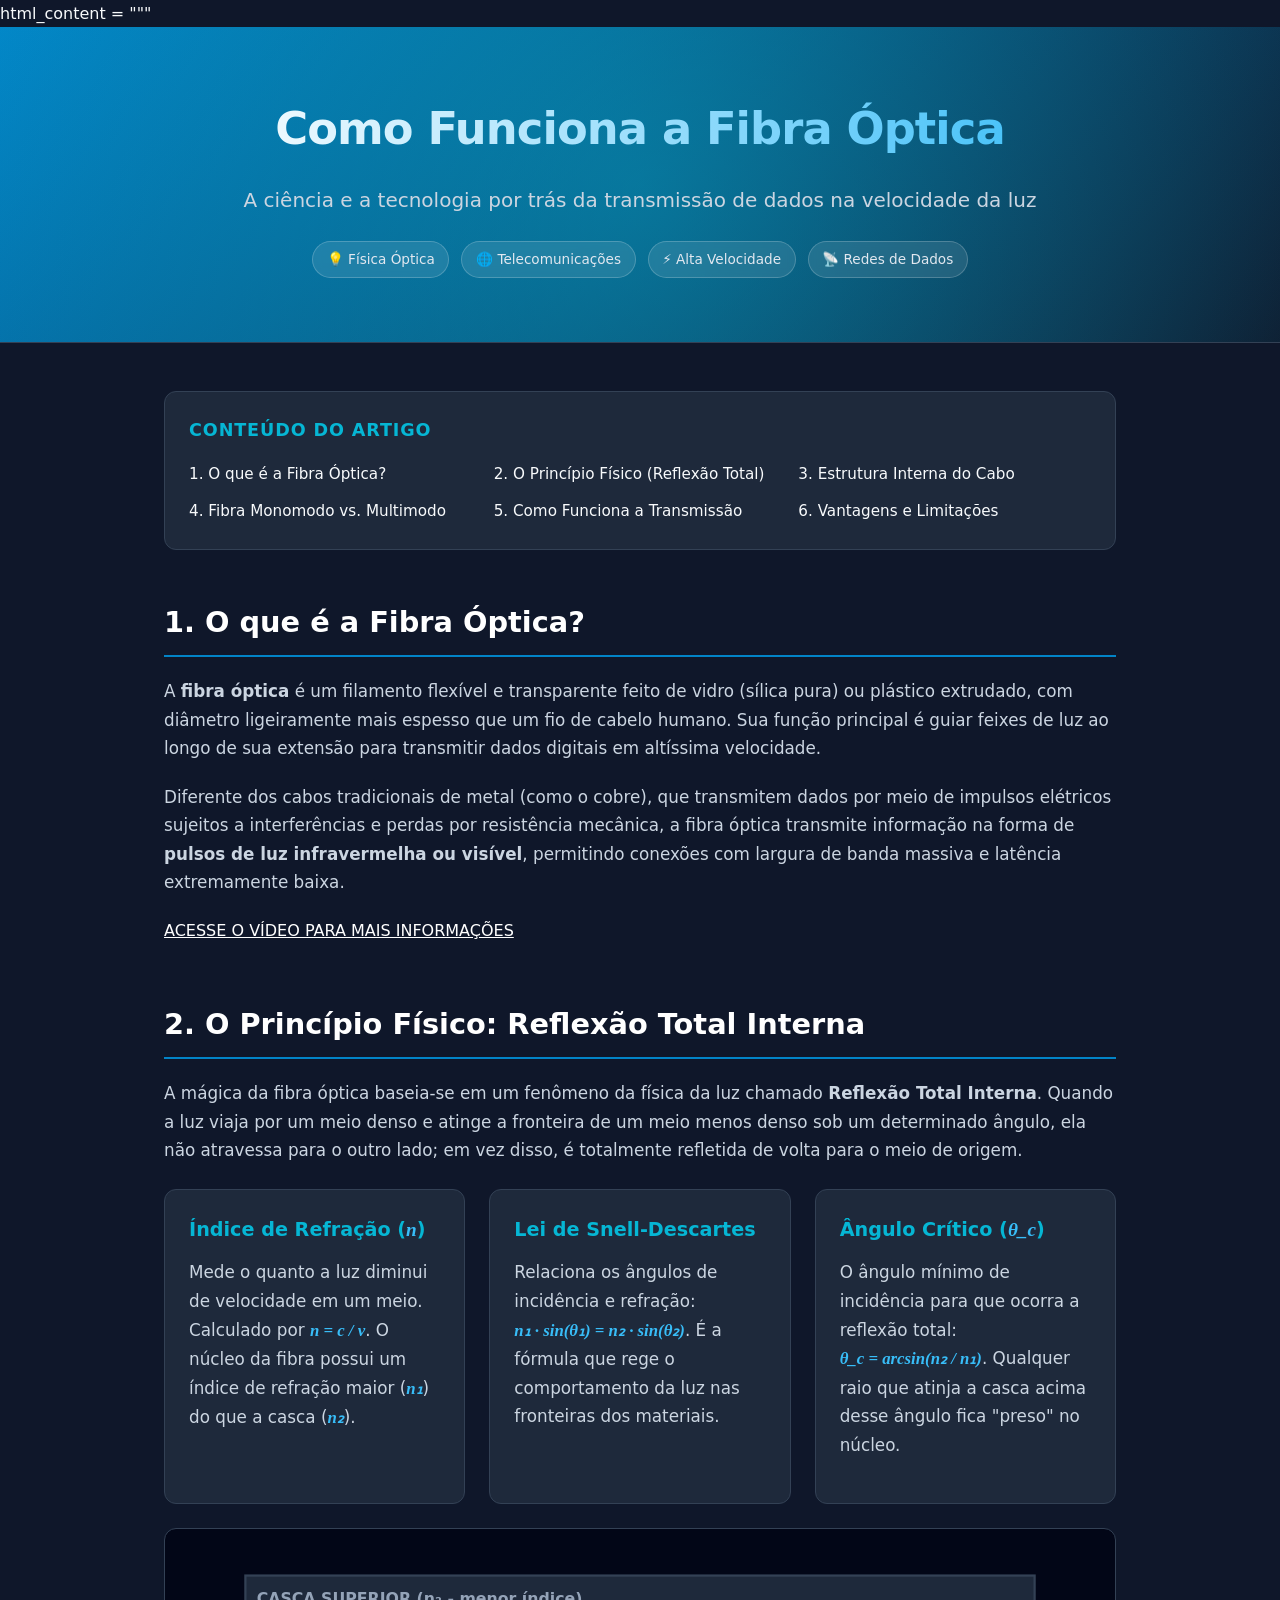
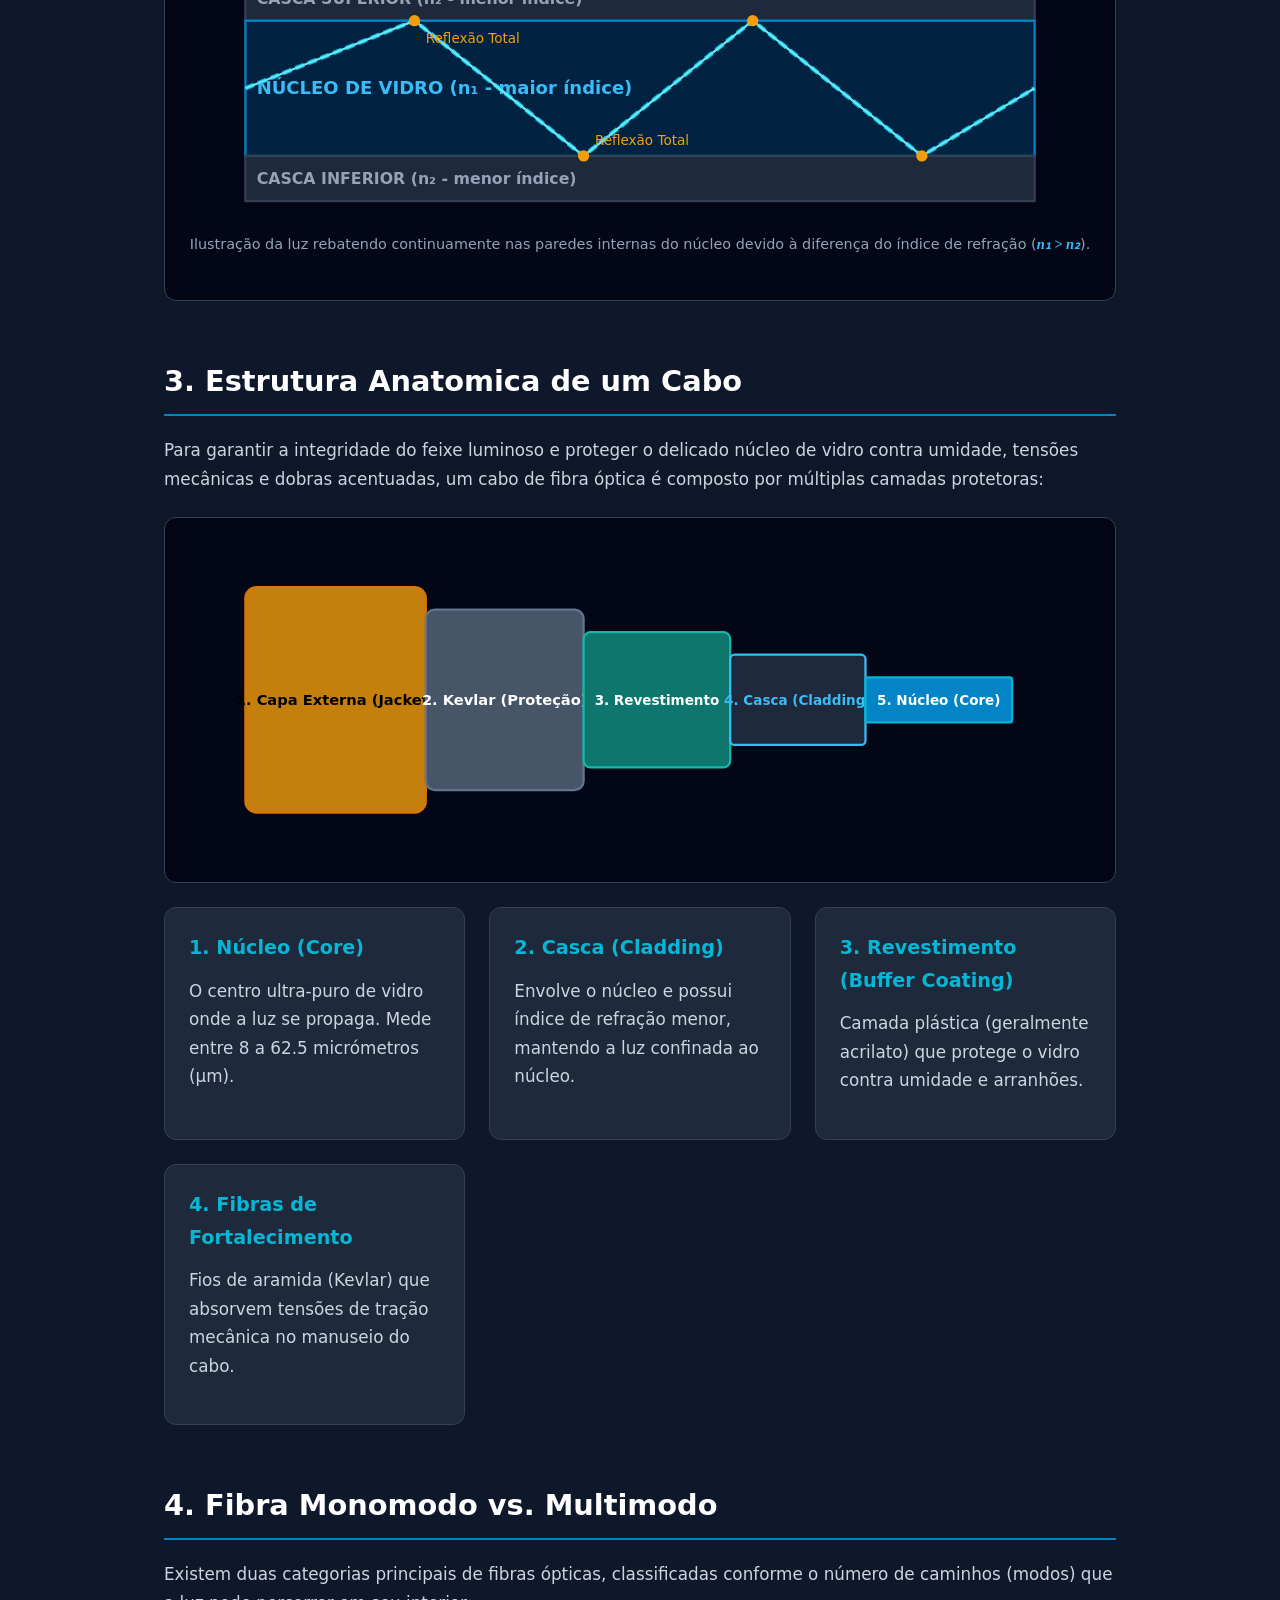
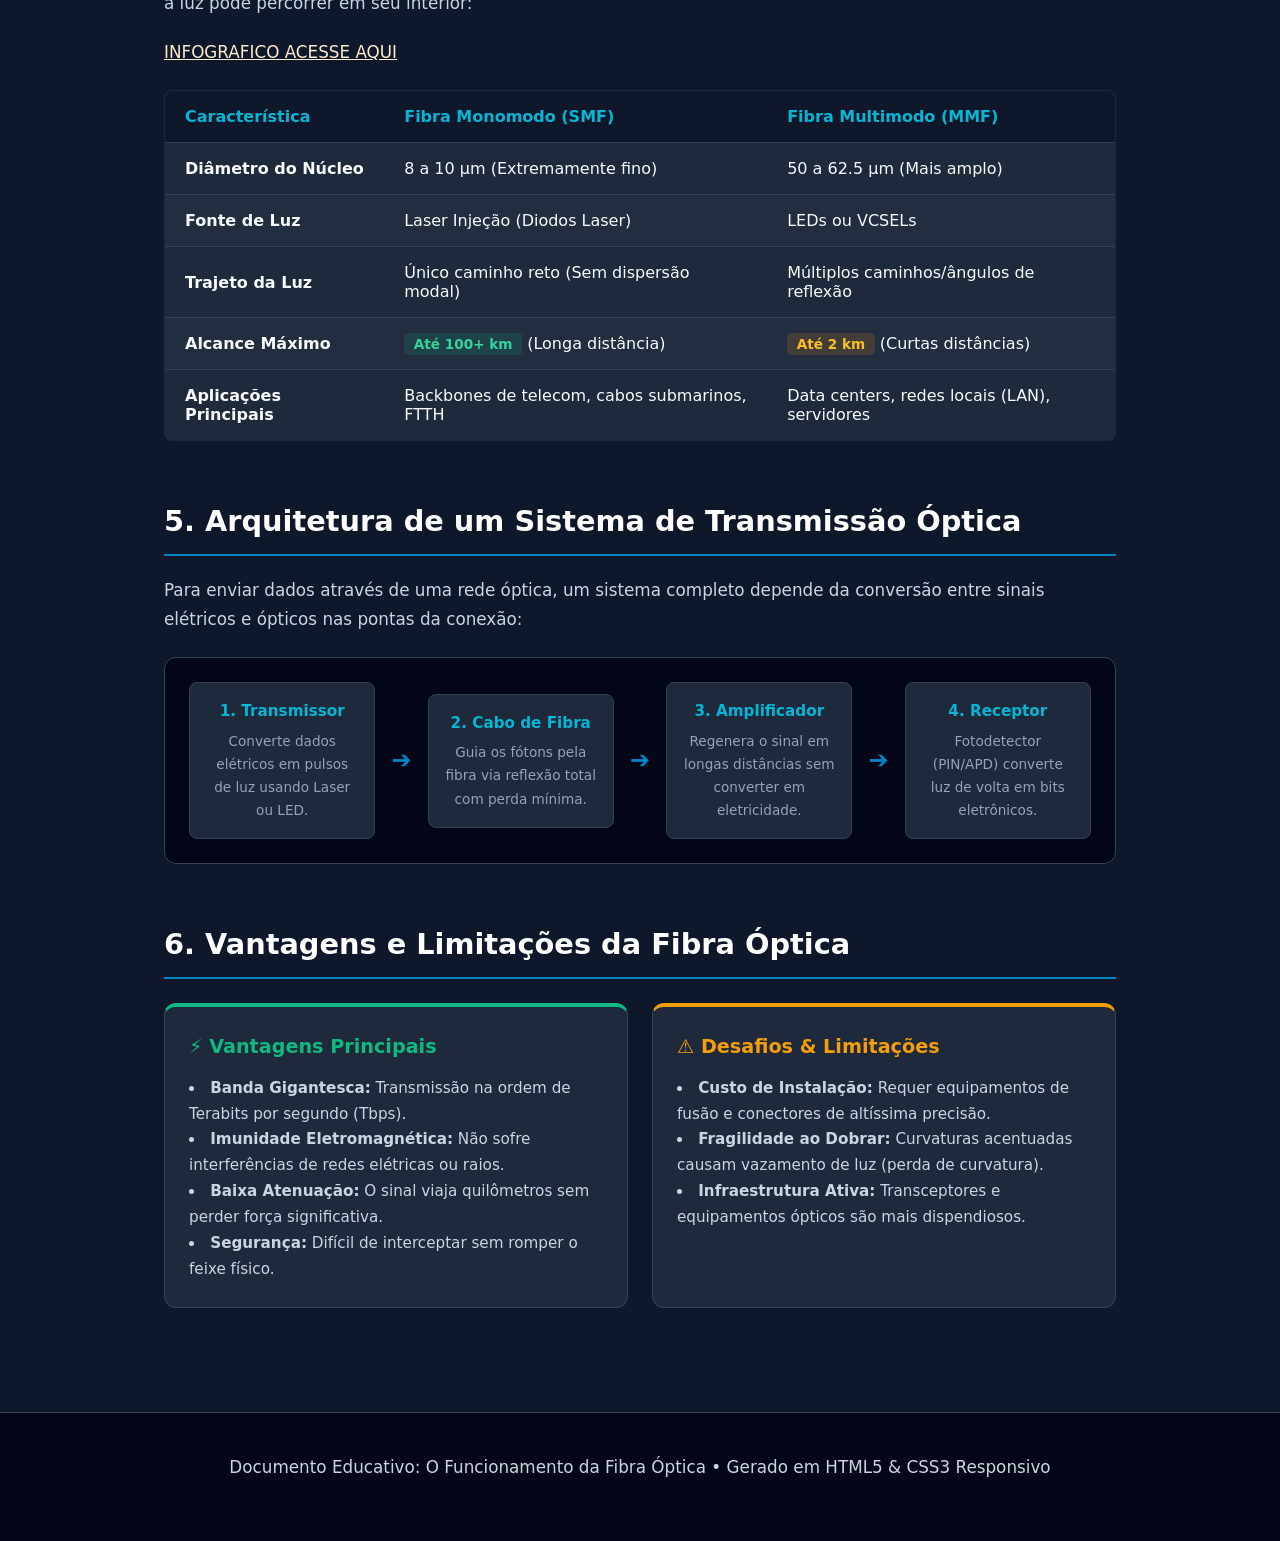
<file: index.html>
html_content = """<!DOCTYPE html>
<html lang="pt-BR">
<head>
    <meta charset="UTF-8">
    <meta name="viewport" content="width=device-width, initial-scale=1.0">
    <link rel="stylesheet" href="styles.css">
    <title>Como Funciona a Fibra Óptica: Guia Completo</title>
    
</head>
<body>

    <header>
        <div class="header-content">
            <h1>Como Funciona a Fibra Óptica</h1>
            <p class="subtitle">A ciência e a tecnologia por trás da transmissão de dados na velocidade da luz</p>
            <div class="tags">
                <span class="tag">💡 Física Óptica</span>
                <span class="tag">🌐 Telecomunicações</span>
                <span class="tag">⚡ Alta Velocidade</span>
                <span class="tag">📡 Redes de Dados</span>
            </div>
        </div>
    </header>

    <div class="container">

        <nav class="toc">
            <h2>Conteúdo do Artigo</h2>
            <ul>
                <li><a href="#introducao">1. O que é a Fibra Óptica?</a></link>
                <li><a href="#principio-fisico">2. O Princípio Físico (Reflexão Total)</a></li>
                <li><a href="#estrutura">3. Estrutura Interna do Cabo</a></li>
                <li><a href="#tipos">4. Fibra Monomodo vs. Multimodo</a></li>
                <li><a href="#sistema">5. Como Funciona a Transmissão</a></li>
                <li><a href="#vantagens">6. Vantagens e Limitações</a></li>
            </ul>
        </nav>

        <section id="introducao">
            <h2 class="section-title">1. O que é a Fibra Óptica?</h2>
            <p>
                A <strong>fibra óptica</strong> é um filamento flexível e transparente feito de vidro (sílica pura) ou plástico extrudado, com diâmetro ligeiramente mais espesso que um fio de cabelo humano. Sua função principal é guiar feixes de luz ao longo de sua extensão para transmitir dados digitais em altíssima velocidade.
            </p>
            <p>
                Diferente dos cabos tradicionais de metal (como o cobre), que transmitem dados por meio de impulsos elétricos sujeitos a interferências e perdas por resistência mecânica, a fibra óptica transmite informação na forma de <strong>pulsos de luz infravermelha ou visível</strong>, permitindo conexões com largura de banda massiva e latência extremamente baixa.
            </p><a style="color: white" href="https://drive.google.com/file/d/1CvQQUa0_ne9hcFbtK0Xd2qcpB9O0Ke3h/view?usp=sharing">ACESSE O VÍDEO PARA MAIS INFORMAÇÕES</a>
        </section>

        <section id="principio-fisico">
            <h2 class="section-title">2. O Princípio Físico: Reflexão Total Interna</h2>
            <p>
                A mágica da fibra óptica baseia-se em um fenômeno da física da luz chamado <strong>Reflexão Total Interna</strong>. Quando a luz viaja por um meio denso e atinge a fronteira de um meio menos denso sob um determinado ângulo, ela não atravessa para o outro lado; em vez disso, é totalmente refletida de volta para o meio de origem.
            </p>

            <div class="card-grid">
                <div class="card">
                    <h3>Índice de Refração (<span class="math">n</span>)</h3>
                    <p>Mede o quanto a luz diminui de velocidade em um meio. Calculado por <span class="math">n = c / v</span>. O núcleo da fibra possui um índice de refração maior (<span class="math">n₁</span>) do que a casca (<span class="math">n₂</span>).</p>
                </div>
                <div class="card">
                    <h3>Lei de Snell-Descartes</h3>
                    <p>Relaciona os ângulos de incidência e refração: <br><span class="math">n₁ · sin(θ₁) = n₂ · sin(θ₂)</span>. É a fórmula que rege o comportamento da luz nas fronteiras dos materiais.</p>
                </div>
                <div class="card">
                    <h3>Ângulo Crítico (<span class="math">θ_c</span>)</h3>
                    <p>O ângulo mínimo de incidência para que ocorra a reflexão total: <br><span class="math">θ_c = arcsin(n₂ / n₁)</span>. Qualquer raio que atinja a casca acima desse ângulo fica "preso" no núcleo.</p>
                </div>
            </div>

            <div class="svg-container">
                <svg viewBox="0 0 800 240" xmlns="http://www.w3.org/2000/svg">
                    <rect x="50" y="20" width="700" height="40" fill="#1e293b" stroke="#334155" stroke-width="2"/>
                    <text x="60" y="45" fill="#94a3b8" font-size="14" font-weight="bold">CASCA SUPERIOR (n₂ - menor índice)</text>

                    <rect x="50" y="60" width="700" height="120" fill="#0369a1" fill-opacity="0.3" stroke="#0284c7" stroke-width="2"/>
                    <text x="60" y="125" fill="#38bdf8" font-size="16" font-weight="bold">NÚCLEO DE VIDRO (n₁ - maior índice)</text>

                    <rect x="50" y="180" width="700" height="40" fill="#1e293b" stroke="#334155" stroke-width="2"/>
                    <text x="60" y="205" fill="#94a3b8" font-size="14" font-weight="bold">CASCA INFERIOR (n₂ - menor índice)</text>

                    <path d="M 50 120 L 200 60 L 350 180 L 500 60 L 650 180 L 750 120" 
                          fill="none" stroke="#06b6d4" stroke-width="4" stroke-dasharray="8 4" id="light-path"/>
                    
                    <path d="M 50 120 L 200 60 L 350 180 L 500 60 L 650 180 L 750 120" 
                          fill="none" stroke="#67e8f9" stroke-width="2"/>

                    <circle cx="200" cy="60" r="5" fill="#f59e0b"/>
                    <circle cx="350" cy="180" r="5" fill="#f59e0b"/>
                    <circle cx="500" cy="60" r="5" fill="#f59e0b"/>
                    <circle cx="650" cy="180" r="5" fill="#f59e0b"/>

                    <text x="210" y="80" fill="#f59e0b" font-size="12">Reflexão Total</text>
                    <text x="360" y="170" fill="#f59e0b" font-size="12">Reflexão Total</text>
                </svg>
                <p style="font-size: 0.9rem; color: #94a3b8; margin-top: 0.5rem;">
                    Ilustração da luz rebatendo continuamente nas paredes internas do núcleo devido à diferença do índice de refração (<span class="math">n₁ > n₂</span>).
                </p>
            </div>
        </section>

        <section id="estrutura">
            <h2 class="section-title">3. Estrutura Anatomica de um Cabo</h2>
            <p>
                Para garantir a integridade do feixe luminoso e proteger o delicado núcleo de vidro contra umidade, tensões mecânicas e dobras acentuadas, um cabo de fibra óptica é composto por múltiplas camadas protetoras:
            </p>

            <div class="svg-container">
                <svg viewBox="0 0 800 280" xmlns="http://www.w3.org/2000/svg">
                    <rect x="50" y="40" width="160" height="200" rx="10" fill="#f59e0b" fill-opacity="0.8" stroke="#d97706" stroke-width="2"/>
                    <text x="130" y="145" fill="#000" font-size="13" font-weight="bold" text-anchor="middle">1. Capa Externa (Jacket)</text>

                    <rect x="210" y="60" width="140" height="160" rx="8" fill="#475569" stroke="#64748b" stroke-width="2"/>
                    <text x="280" y="145" fill="#fff" font-size="13" font-weight="bold" text-anchor="middle">2. Kevlar (Proteção)</text>

                    <rect x="350" y="80" width="130" height="120" rx="6" fill="#0f766e" stroke="#14b8a6" stroke-width="2"/>
                    <text x="415" y="145" fill="#fff" font-size="12" font-weight="bold" text-anchor="middle">3. Revestimento</text>

                    <rect x="480" y="100" width="120" height="80" rx="4" fill="#1e293b" stroke="#38bdf8" stroke-width="2"/>
                    <text x="540" y="145" fill="#38bdf8" font-size="12" font-weight="bold" text-anchor="middle">4. Casca (Cladding)</text>

                    <rect x="600" y="120" width="130" height="40" rx="2" fill="#0284c7" stroke="#06b6d4" stroke-width="2"/>
                    <text x="665" y="145" fill="#fff" font-size="12" font-weight="bold" text-anchor="middle">5. Núcleo (Core)</text>
                </svg>
            </div>

            <div class="card-grid">
                <div class="card">
                    <h3>1. Núcleo (Core)</h3>
                    <p>O centro ultra-puro de vidro onde a luz se propaga. Mede entre 8 a 62.5 micrómetros (µm).</p>
                </div>
                <div class="card">
                    <h3>2. Casca (Cladding)</h3>
                    <p>Envolve o núcleo e possui índice de refração menor, mantendo a luz confinada ao núcleo.</p>
                </div>
                <div class="card">
                    <h3>3. Revestimento (Buffer Coating)</h3>
                    <p>Camada plástica (geralmente acrilato) que protege o vidro contra umidade e arranhões.</p>
                </div>
                <div class="card">
                    <h3>4. Fibras de Fortalecimento</h3>
                    <p>Fios de aramida (Kevlar) que absorvem tensões de tração mecânica no manuseio do cabo.</p>
                </div>
            </div>
        </section>

        <section id="tipos">
            <h2 class="section-title">4. Fibra Monomodo vs. Multimodo</h2>
            <p>
                Existem duas categorias principais de fibras ópticas, classificadas conforme o número de caminhos (modos) que a luz pode percorrer em seu interior:
            </p>

            <table>
                <thead>
                    <tr>
                        <th>Característica</th>
                        <th>Fibra Monomodo (SMF)</th>
                        <th>Fibra Multimodo (MMF)</th>
                    </tr>
                </thead>
                <tbody>
                    <tr>
                        <td><strong>Diâmetro do Núcleo</strong></td>
                        <td>8 a 10 µm (Extremamente fino)</td>
                        <td>50 a 62.5 µm (Mais amplo)</td>
                    </tr>
                    <tr>
                        <td><strong>Fonte de Luz</strong></td>
                        <td>Laser Injeção (Diodos Laser)</td>
                        <td>LEDs ou VCSELs</td>
                    </tr>
                    <tr>
                        <td><strong>Trajeto da Luz</strong></td>
                        <td>Único caminho reto (Sem dispersão modal)</td>
                        <td>Múltiplos caminhos/ângulos de reflexão</td>
                    </tr>
                    <tr>
                        <td><strong>Alcance Máximo</strong></td>
                        <td><span class="badge-success">Até 100+ km</span> (Longa distância)</td>
                        <td><span class="badge-warning">Até 2 km</span> (Curtas distâncias)</td>
                    </tr>
                    <tr>
                        <td><strong>Aplicações Principais</strong></td>
                        <td>Backbones de telecom, cabos submarinos, FTTH</td>
                        <td>Data centers, redes locais (LAN), servidores</td>
                        <p><a style="color: blanchedalmond" href="https://canva.link/qd3i5bgeq2xtq30">INFOGRAFICO ACESSE AQUI</a>
                    </tr>
                </tbody>
            </table>
        </section>

        <section id="sistema">
            <h2 class="section-title">5. Arquitetura de um Sistema de Transmissão Óptica</h2>
            <p>
                Para enviar dados através de uma rede óptica, um sistema completo depende da conversão entre sinais elétricos e ópticos nas pontas da conexão:
            </p>

            <div class="flow-diagram">
                <div class="flow-step">
                    <h4>1. Transmissor</h4>
                    <p>Converte dados elétricos em pulsos de luz usando Laser ou LED.</p>
                </div>
                <div class="flow-arrow">➔</div>
                <div class="flow-step">
                    <h4>2. Cabo de Fibra</h4>
                    <p>Guia os fótons pela fibra via reflexão total com perda mínima.</p>
                </div>
                <div class="flow-arrow">➔</div>
                <div class="flow-step">
                    <h4>3. Amplificador</h4>
                    <p>Regenera o sinal em longas distâncias sem converter em eletricidade.</p>
                </div>
                <div class="flow-arrow">➔</div>
                <div class="flow-step">
                    <h4>4. Receptor</h4>
                    <p>Fotodetector (PIN/APD) converte luz de volta em bits eletrônicos.</p>
                </div>
            </div>
        </section>

        <section id="vantagens">
            <h2 class="section-title">6. Vantagens e Limitações da Fibra Óptica</h2>
            
            <div class="card-grid">
                <div class="card" style="border-top: 4px solid var(--success);">
                    <h3 style="color: var(--success);">⚡ Vantagens Principais</h3>
                    <ul style="list-style-position: inside; color: #cbd5e1; font-size: 0.95rem;">
                        <li><strong>Banda Gigantesca:</strong> Transmissão na ordem de Terabits por segundo (Tbps).</li>
                        <li><strong>Imunidade Eletromagnética:</strong> Não sofre interferências de redes elétricas ou raios.</li>
                        <li><strong>Baixa Atenuação:</strong> O sinal viaja quilômetros sem perder força significativa.</li>
                        <li><strong>Segurança:</strong> Difícil de interceptar sem romper o feixe físico.</li>
                    </ul>
                </div>

                <div class="card" style="border-top: 4px solid var(--warning);">
                    <h3 style="color: var(--warning);">⚠️ Desafios & Limitações</h3>
                    <ul style="list-style-position: inside; color: #cbd5e1; font-size: 0.95rem;">
                        <li><strong>Custo de Instalação:</strong> Requer equipamentos de fusão e conectores de altíssima precisão.</li>
                        <li><strong>Fragilidade ao Dobrar:</strong> Curvaturas acentuadas causam vazamento de luz (perda de curvatura).</li>
                        <li><strong>Infraestrutura Ativa:</strong> Transceptores e equipamentos ópticos são mais dispendiosos.</li>
                    </ul>
                </div>
            </div>
        </section>

    </div>

    <footer>
        <p>Documento Educativo: O Funcionamento da Fibra Óptica • Gerado em HTML5 & CSS3 Responsivo
    </footer>

</body>
</html>
</file>
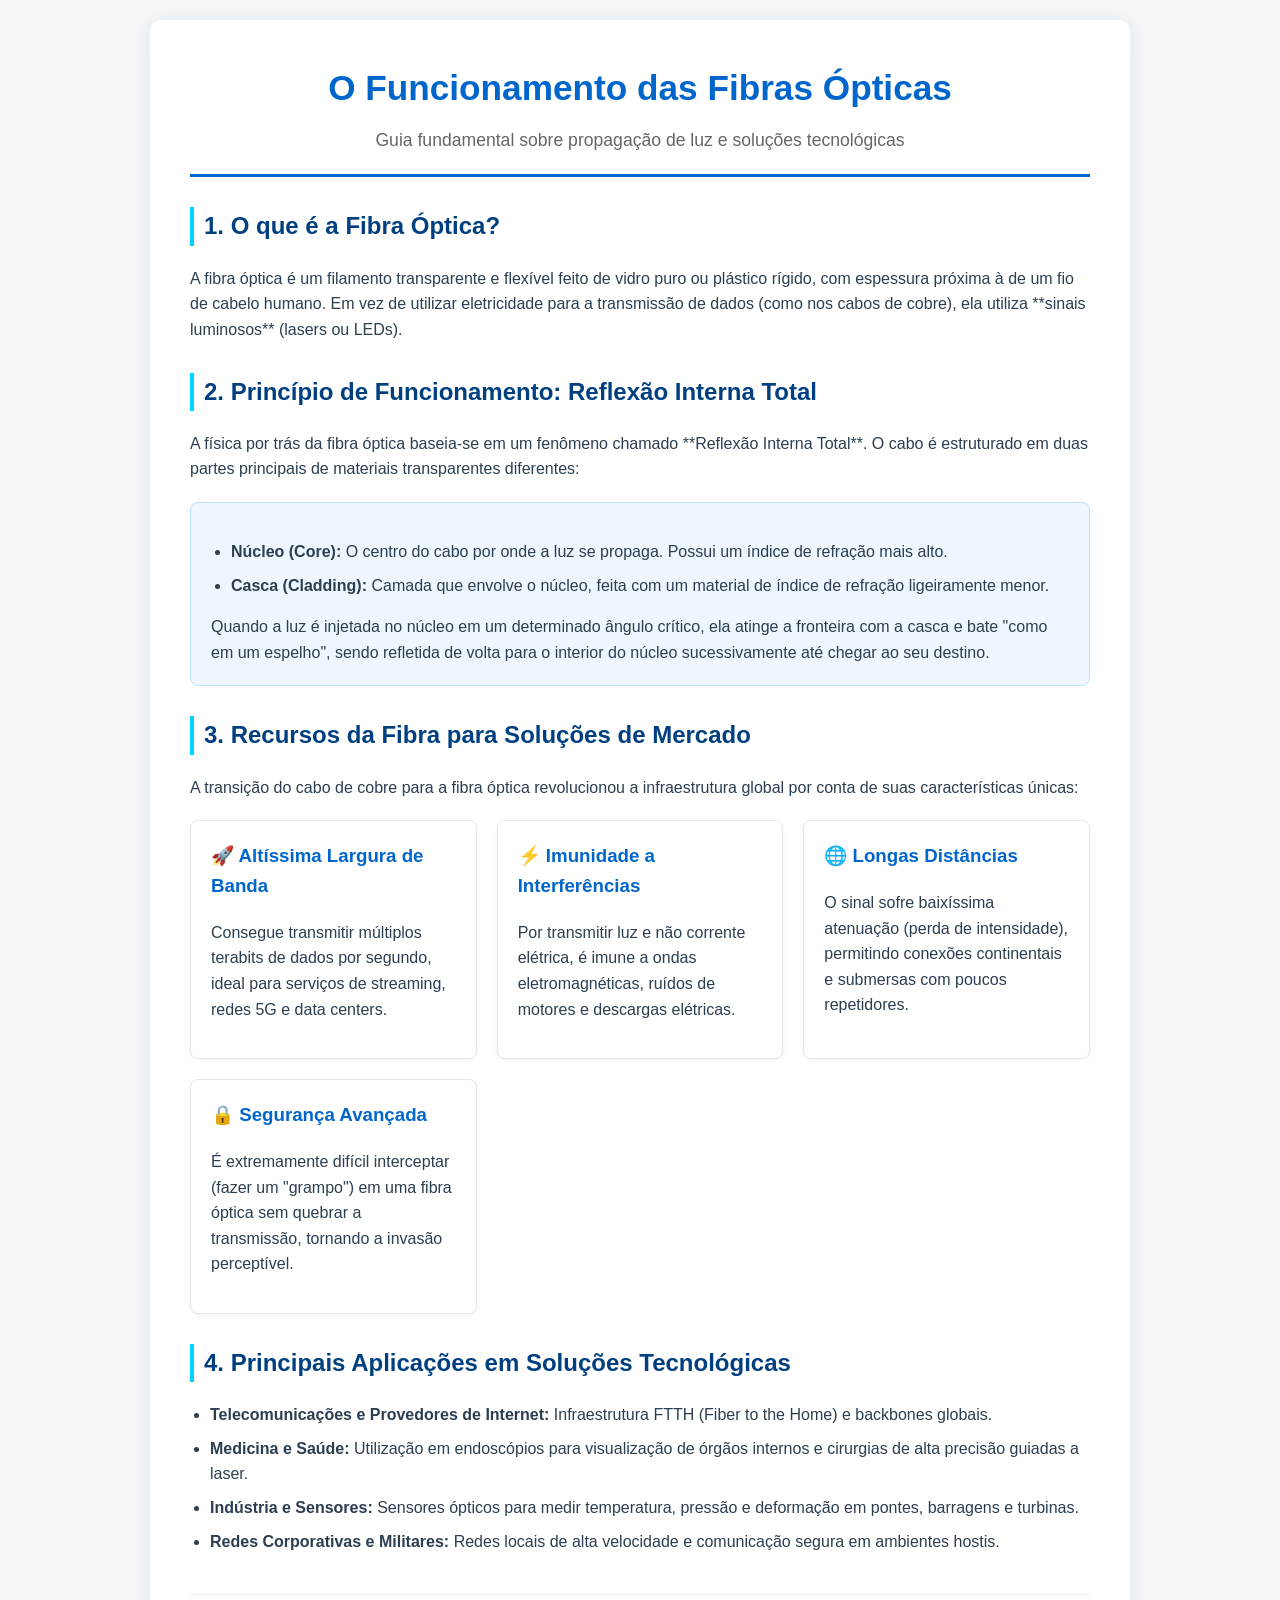
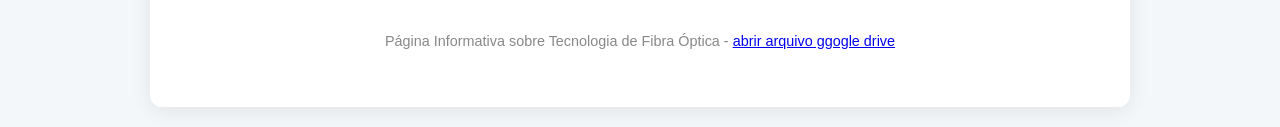
<file: index2.html>
<!DOCTYPE html>
<html lang="pt-BR">
<head>
    <meta charset="UTF-8">
    <meta name="viewport" content="width=device-width, initial-scale=1.0">
    <title>Tecnologia da Fibra Óptica: Princípios e Soluções</title>
    <style>
        :root {
            --primary-color: #0066cc;
            --secondary-color: #004080;
            --accent-color: #00d2ff;
            --bg-color: #f4f7f9;
            --card-bg: #ffffff;
            --text-color: #2c3e50;
        }

        body {
            font-family: 'Segoe UI', Tahoma, Geneva, Verdana, sans-serif;
            line-height: 1.6;
            background-color: var(--bg-color);
            color: var(--text-color);
            margin: 0;
            padding: 20px;
        }

        .container {
            max-width: 900px;
            margin: 0 auto;
            background: var(--card-bg);
            padding: 40px;
            border-radius: 12px;
            box-shadow: 0 4px 20px rgba(0, 0, 0, 0.08);
        }

        header {
            text-align: center;
            border-bottom: 3px solid var(--primary-color);
            padding-bottom: 20px;
            margin-bottom: 30px;
        }

        h1 {
            color: var(--primary-color);
            margin: 0 0 10px 0;
            font-size: 2.2em;
        }

        p.subtitle {
            color: #666;
            font-size: 1.1em;
            margin: 0;
        }

        h2 {
            color: var(--secondary-color);
            border-left: 4px solid var(--accent-color);
            padding-left: 10px;
            margin-top: 30px;
        }

        .highlight-box {
            background-color: #eef7ff;
            border: 1px solid #bce0fd;
            border-radius: 8px;
            padding: 20px;
            margin: 20px 0;
        }

        .grid-container {
            display: grid;
            grid-template-columns: repeat(auto-fit, minmax(250px, 1fr));
            gap: 20px;
            margin-top: 20px;
        }

        .card {
            background: #fff;
            border: 1px solid #e1e8ed;
            border-radius: 8px;
            padding: 20px;
            box-shadow: 0 2px 5px rgba(0,0,0,0.04);
            transition: transform 0.2s ease;
        }

        .card:hover {
            transform: translateY(-3px);
            border-color: var(--primary-color);
        }

        .card h3 {
            margin-top: 0;
            color: var(--primary-color);
        }

        ul {
            padding-left: 20px;
        }

        li {
            margin-bottom: 8px;
        }

        footer {
            margin-top: 40px;
            text-align: center;
            font-size: 0.9em;
            color: #888;
            border-top: 1px solid #eee;
            padding-top: 20px;
        }
    </style>
</head>
<body>

    <div class="container">
        <header>
            <h1>O Funcionamento das Fibras Ópticas</h1>
            <p class="subtitle">Guia fundamental sobre propagação de luz e soluções tecnológicas</p>
        </header>

        <section>
            <h2>1. O que é a Fibra Óptica?</h2>
            <p>
                A fibra óptica é um filamento transparente e flexível feito de vidro puro ou plástico rígido, 
                com espessura próxima à de um fio de cabelo humano. Em vez de utilizar eletricidade para a 
                transmissão de dados (como nos cabos de cobre), ela utiliza **sinais luminosos** (lasers ou LEDs).
            </p>
        </section>

        <section>
            <h2>2. Princípio de Funcionamento: Reflexão Interna Total</h2>
            <p>
                A física por trás da fibra óptica baseia-se em um fenômeno chamado **Reflexão Interna Total**. 
                O cabo é estruturado em duas partes principais de materiais transparentes diferentes:
            </p>
            
            <div class="highlight-box">
                <ul>
                    <li><strong>Núcleo (Core):</strong> O centro do cabo por onde a luz se propaga. Possui um índice de refração mais alto.</li>
                    <li><strong>Casca (Cladding):</strong> Camada que envolve o núcleo, feita com um material de índice de refração ligeiramente menor.</li>
                </ul>
                <p style="margin-bottom: 0;">
                    Quando a luz é injetada no núcleo em um determinado ângulo crítico, ela atinge a fronteira com a casca e bate 
                    "como em um espelho", sendo refletida de volta para o interior do núcleo sucessivamente até chegar ao seu destino.
                </p>
            </div>
        </section>

        <section>
            <h2>3. Recursos da Fibra para Soluções de Mercado</h2>
            <p>
                A transição do cabo de cobre para a fibra óptica revolucionou a infraestrutura global por conta de suas características únicas:
            </p>

            <div class="grid-container">
                <div class="card">
                    <h3>🚀 Altíssima Largura de Banda</h3>
                    <p>Consegue transmitir múltiplos terabits de dados por segundo, ideal para serviços de streaming, redes 5G e data centers.</p>
                </div>

                <div class="card">
                    <h3>⚡ Imunidade a Interferências</h3>
                    <p>Por transmitir luz e não corrente elétrica, é imune a ondas eletromagnéticas, ruídos de motores e descargas elétricas.</p>
                </div>

                <div class="card">
                    <h3>🌐 Longas Distâncias</h3>
                    <p>O sinal sofre baixíssima atenuação (perda de intensidade), permitindo conexões continentais e submersas com poucos repetidores.</p>
                </div>

                <div class="card">
                    <h3>🔒 Segurança Avançada</h3>
                    <p>É extremamente difícil interceptar (fazer um "grampo") em uma fibra óptica sem quebrar a transmissão, tornando a invasão perceptível.</p>
                </div>
            </div>
        </section>

        <section>
            <h2>4. Principais Aplicações em Soluções Tecnológicas</h2>
            <ul>
                <li><strong>Telecomunicações e Provedores de Internet:</strong> Infraestrutura FTTH (Fiber to the Home) e backbones globais.</li>
                <li><strong>Medicina e Saúde:</strong> Utilização em endoscópios para visualização de órgãos internos e cirurgias de alta precisão guiadas a laser.</li>
                <li><strong>Indústria e Sensores:</strong> Sensores ópticos para medir temperatura, pressão e deformação em pontes, barragens e turbinas.</li>
                <li><strong>Redes Corporativas e Militares:</strong> Redes locais de alta velocidade e comunicação segura em ambientes hostis.</li>
            </ul>
        </section>

        <footer>
            <p>Página Informativa sobre Tecnologia de Fibra Óptica - <a href="https://drive.google.com/file/d/1CvQQUa0_ne9hcFbtK0Xd2qcpB9O0Ke3h/view?usp=sharing">abrir arquivo ggogle drive </a></p>
        </footer>
    </div>

</body>
</html>
</file>
<file: styles.css>
:root {
            --primary: #0284c7;
            --primary-dark: #0369a1;
            --primary-light: #e0f2fe;
            --accent: #06b6d4;
            --accent-glow: rgba(6, 182, 212, 0.4);
            --bg-dark: #0f172a;
            --card-bg: #1e293b;
            --text-main: #f8fafc;
            --text-muted: #94a3b8;
            --border-color: #334155;
            --success: #10b981;
            --warning: #f59e0b;
        }

        * {
            box-sizing: border-box;
            margin: 0;
            padding: 0;
        }

        body {
            font-family: system-ui, -apple-system, BlinkMacSystemFont, 'Segoe UI', Roboto, Oxygen, Ubuntu, Cantarell, 'Open Sans', sans-serif;
            background-color: var(--bg-dark);
            color: var(--text-main);
            line-height: 1.7;
            padding: 0;
            margin: 0;
        }

        header {
            background: linear-gradient(135deg, #0284c7 0%, #0f172a 100%);
            padding: 4rem 2rem;
            text-align: center;
            border-bottom: 1px solid var(--border-color);
            position: relative;
            overflow: hidden;
        }

        header::before {
            content: '';
            position: absolute;
            top: -50%;
            left: -50%;
            width: 200%;
            height: 200%;
            background: radial-gradient(circle, var(--accent-glow) 0%, transparent 60%);
            pointer-events: none;
            animation: pulse 8s infinite alternate;
        }

        @keyframes pulse {
            0% { transform: scale(0.8); opacity: 0.5; }
            100% { transform: scale(1.2); opacity: 0.8; }
        }

        .header-content {
            max-width: 900px;
            margin: 0 auto;
            position: relative;
            z-index: 1;
        }

        h1 {
            font-size: 2.8rem;
            font-weight: 800;
            margin-bottom: 1rem;
            letter-spacing: -0.02em;
            background: linear-gradient(to right, #ffffff, #38bdf8);
            -webkit-background-clip: text;
            -webkit-text-fill-color: transparent;
        }

        .subtitle {
            font-size: 1.25rem;
            color: #cbd5e1;
            margin-bottom: 1.5rem;
        }

        .tags {
            display: flex;
            justify-content: center;
            gap: 0.75rem;
            flex-wrap: wrap;
        }

        .tag {
            background: rgba(255, 255, 255, 0.1);
            border: 1px solid rgba(255, 255, 255, 0.2);
            padding: 0.35rem 0.85rem;
            border-radius: 50px;
            font-size: 0.85rem;
            color: #e2e8f0;
            backdrop-filter: blur(4px);
        }

        .container {
            max-width: 1000px;
            margin: 0 auto;
            padding: 3rem 1.5rem;
        }

        nav.toc {
            background: var(--card-bg);
            border: 1px solid var(--border-color);
            border-radius: 12px;
            padding: 1.5rem;
            margin-bottom: 3rem;
        }

        nav.toc h2 {
            font-size: 1.1rem;
            text-transform: uppercase;
            letter-spacing: 0.05em;
            color: var(--accent);
            margin-bottom: 1rem;
        }

        nav.toc ul {
            list-style: none;
            display: grid;
            grid-template-columns: repeat(auto-fit, minmax(220px, 1fr));
            gap: 0.75rem;
        }

        nav.toc a {
            color: var(--text-main);
            text-decoration: none;
            font-size: 0.95rem;
            transition: color 0.2s;
            display: flex;
            align-items: center;
            gap: 0.5rem;
        }

        nav.toc a:hover {
            color: var(--accent);
        }

        section {
            margin-bottom: 3.5rem;
        }

        h2.section-title {
            font-size: 1.8rem;
            color: #ffffff;
            margin-bottom: 1.25rem;
            padding-bottom: 0.5rem;
            border-bottom: 2px solid var(--primary);
            display: flex;
            align-items: center;
            gap: 0.75rem;
        }

        p {
            margin-bottom: 1.25rem;
            color: #cbd5e1;
            font-size: 1.05rem;
        }

        .card-grid {
            display: grid;
            grid-template-columns: repeat(auto-fit, minmax(280px, 1fr));
            gap: 1.5rem;
            margin-top: 1.5rem;
        }

        .card {
            background: var(--card-bg);
            border: 1px solid var(--border-color);
            border-radius: 12px;
            padding: 1.5rem;
            transition: transform 0.2s, border-color 0.2s;
        }

        .card:hover {
            transform: translateY(-4px);
            border-color: var(--accent);
        }

        .card h3 {
            color: var(--accent);
            font-size: 1.2rem;
            margin-bottom: 0.75rem;
        }

        .svg-container {
            background: #020617;
            border: 1px solid var(--border-color);
            border-radius: 12px;
            padding: 1.5rem;
            margin: 1.5rem 0;
            text-align: center;
        }

        svg {
            max-width: 100%;
            height: auto;
        }

        .formula-box {
            background: #020617;
            border-left: 4px solid var(--accent);
            padding: 1.25rem 1.5rem;
            border-radius: 0 8px 8px 0;
            margin: 1.5rem 0;
            font-family: 'Times New Roman', Times, serif;
            font-size: 1.15rem;
        }

        .math {
            font-family: 'Times New Roman', Times, serif;
            font-style: italic;
            font-weight: bold;
            color: #38bdf8;
        }

        table {
            width: 100%;
            border-collapse: collapse;
            margin: 1.5rem 0;
            background: var(--card-bg);
            border-radius: 8px;
            overflow: hidden;
            border: 1px solid var(--border-color);
        }

        th, td {
            padding: 1rem 1.25rem;
            text-align: left;
        }

        th {
            background: #0f172a;
            color: var(--accent);
            font-weight: 600;
            border-bottom: 1px solid var(--border-color);
        }

        tr:nth-child(even) {
            background: rgba(255, 255, 255, 0.02);
        }

        tr:not(:last-child) td {
            border-bottom: 1px solid var(--border-color);
        }

        .badge-success {
            background: rgba(16, 185, 129, 0.15);
            color: #34d399;
            padding: 0.2rem 0.6rem;
            border-radius: 4px;
            font-size: 0.85rem;
            font-weight: 600;
        }

        .badge-warning {
            background: rgba(245, 158, 11, 0.15);
            color: #fbbf24;
            padding: 0.2rem 0.6rem;
            border-radius: 4px;
            font-size: 0.85rem;
            font-weight: 600;
        }

        .flow-diagram {
            display: flex;
            flex-wrap: wrap;
            justify-content: space-between;
            align-items: center;
            gap: 1rem;
            background: #020617;
            padding: 1.5rem;
            border-radius: 12px;
            border: 1px solid var(--border-color);
            margin: 1.5rem 0;
        }

        .flow-step {
            background: var(--card-bg);
            border: 1px solid var(--border-color);
            border-radius: 8px;
            padding: 1rem;
            flex: 1;
            min-width: 160px;
            text-align: center;
        }

        .flow-step h4 {
            color: var(--accent);
            font-size: 0.95rem;
            margin-bottom: 0.3rem;
        }

        .flow-step p {
            font-size: 0.85rem;
            margin: 0;
            color: var(--text-muted);
        }

        .flow-arrow {
            color: var(--primary);
            font-size: 1.5rem;
            font-weight: bold;
        }

        footer {
            background: #020617;
            border-top: 1px solid var(--border-color);
            padding: 2.5rem 1.5rem;
            text-align: center;
            color: var(--text-muted);
            font-size: 0.9rem;
        }

        @media (max-width: 768px) {
            h1 { font-size: 2rem; }
            .flow-diagram { flex-direction: column; }
            .flow-arrow { transform: rotate(90deg); margin: 0.5rem 0; }
        }
</file>
